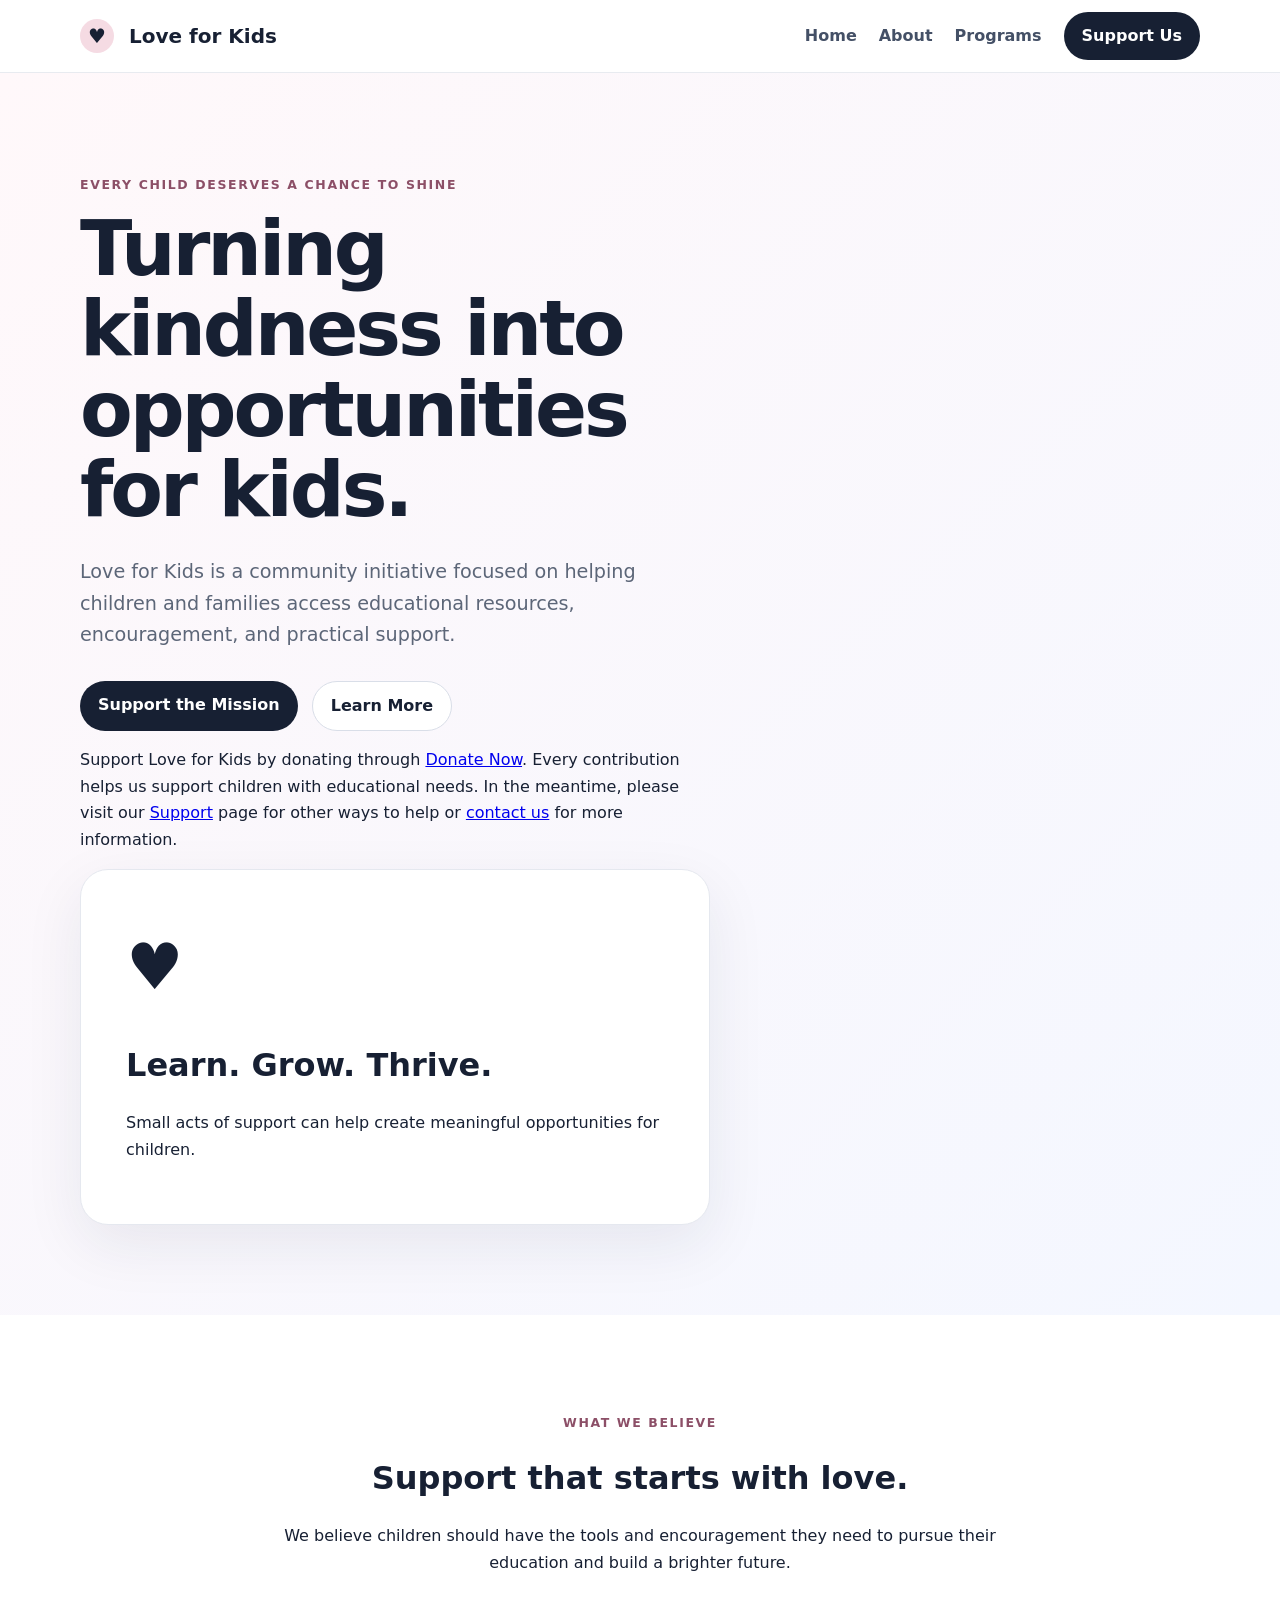
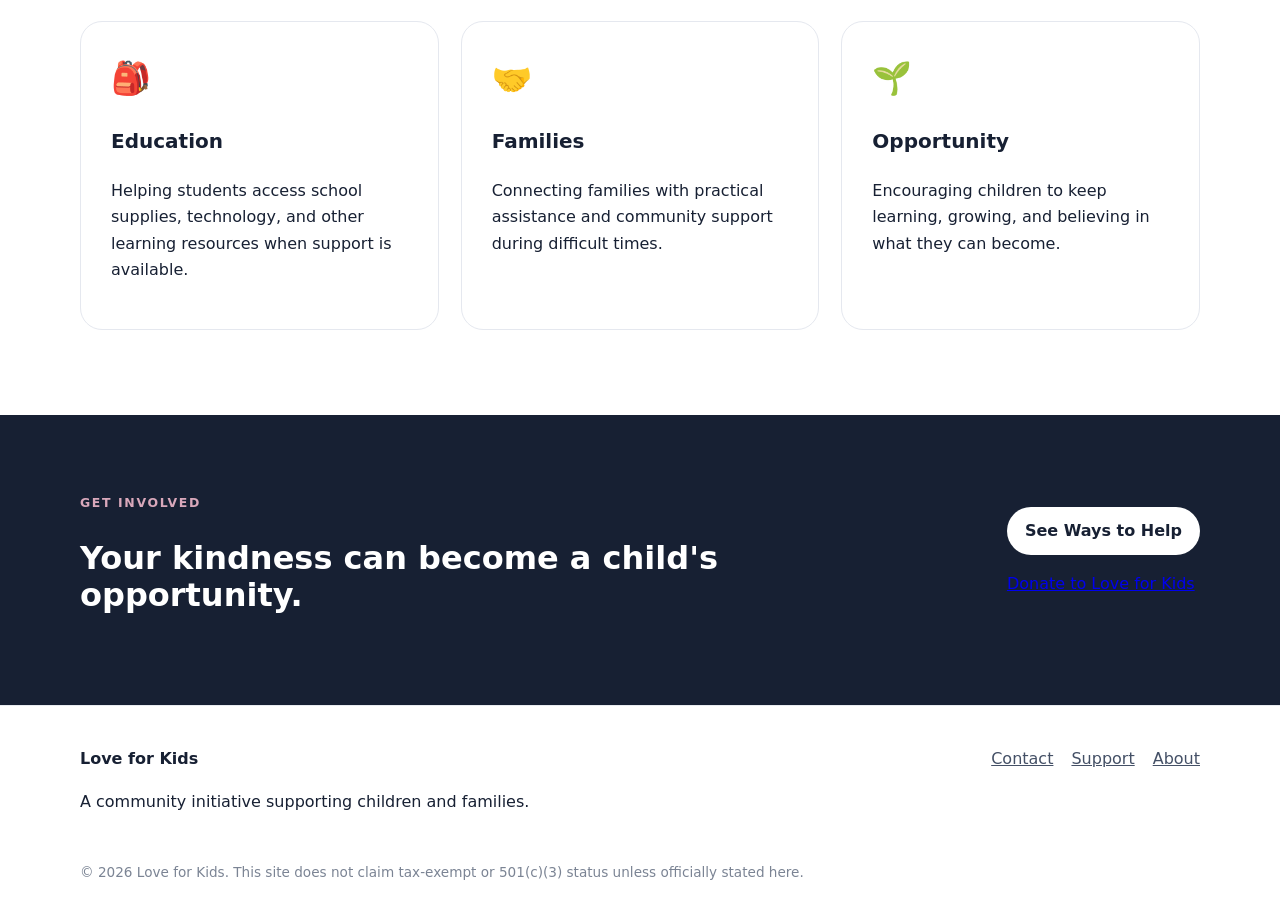
<file: index.html>
<!doctype html>
<html lang="en">
<head>
  <meta charset="utf-8">
  <meta name="viewport" content="width=device-width, initial-scale=1">
  <title>Love for Kids | Helping Children Learn, Grow & Thrive</title>
  <meta name="description" content="Love for Kids is a community initiative supporting children and families with educational resources and practical assistance.">
  <link rel="stylesheet" href="styles.css">
</head>
<body>
<header class="site-header">
  <div class="container nav">
    <a class="brand" href="index.html"><span class="heart">♥</span> Love for Kids</a>
    <nav>
      <a href="index.html">Home</a>
      <a href="about.html">About</a>
      <a href="programs.html">Programs</a>
      <a class="nav-button" href="support.html">Support Us</a>
    </nav>
  </div>
</header>

<main>
<section class="hero">
  <div class="container hero-grid">
    <div>
      <p class="eyebrow">Every child deserves a chance to shine</p>
      <h1>Turning kindness into opportunities for kids.</h1>
      <p class="lead">Love for Kids is a community initiative focused on helping children and families access educational resources, encouragement, and practical support.</p>
      <div class="actions">
        <a class="button" href="support.html">Support the Mission</a>
        <a class="button secondary" href="about.html">Learn More</a>
      </div>
      <p class="donation-note small" aria-live="polite">
  Support Love for Kids by donating through
  <a href="https://app.chime.com/link/qr?u=April-Hood-18" target="_blank" rel="noopener noreferrer">Donate Now</a>.
  Every contribution helps us support children with educational needs.
  In the meantime, please visit our <a href="support.html">Support</a> page for other ways to help or
  <a href="contact.html">contact us</a> for more information.
</p>
    <div class="hero-card">
      <div class="big-heart">♥</div>
      <h2>Learn. Grow. Thrive.</h2>
      <p>Small acts of support can help create meaningful opportunities for children.</p>
    </div>
  </div>
</section>

<section class="section">
  <div class="container">
    <div class="section-heading">
      <p class="eyebrow">What we believe</p>
      <h2>Support that starts with love.</h2>
      <p>We believe children should have the tools and encouragement they need to pursue their education and build a brighter future.</p>
    </div>
    <div class="cards">
      <article><span class="icon">🎒</span><h3>Education</h3><p>Helping students access school supplies, technology, and other learning resources when support is available.</p></article>
      <article><span class="icon">🤝</span><h3>Families</h3><p>Connecting families with practical assistance and community support during difficult times.</p></article>
      <article><span class="icon">🌱</span><h3>Opportunity</h3><p>Encouraging children to keep learning, growing, and believing in what they can become.</p></article>
    </div>
  </div>
</section>

<section class="banner">
  <div class="container banner-inner">
    <div><p class="eyebrow">Get involved</p><h2>Your kindness can become a child's opportunity.</h2></div>
    <div>
      <a class="button light" href="support.html">See Ways to Help</a>
   <p class="donation-note small">
  <a href="https://app.chime.com/link/qr?u=April-Hood-18" target="_blank" rel="noopener noreferrer">
    Donate to Love for Kids
  </a>
</p>
    </div>
  </div>
</section>
</main>

<footer>
  <div class="container footer-grid">
    <div><strong>Love for Kids</strong><p>A community initiative supporting children and families.</p></div>
    <div><a href="contact.html">Contact</a><a href="support.html">Support</a><a href="about.html">About</a></div>
  </div>
  <div class="container legal">© 2026 Love for Kids. This site does not claim tax-exempt or 501(c)(3) status unless officially stated here.</div>
</footer>
</body>
</html>
</file>
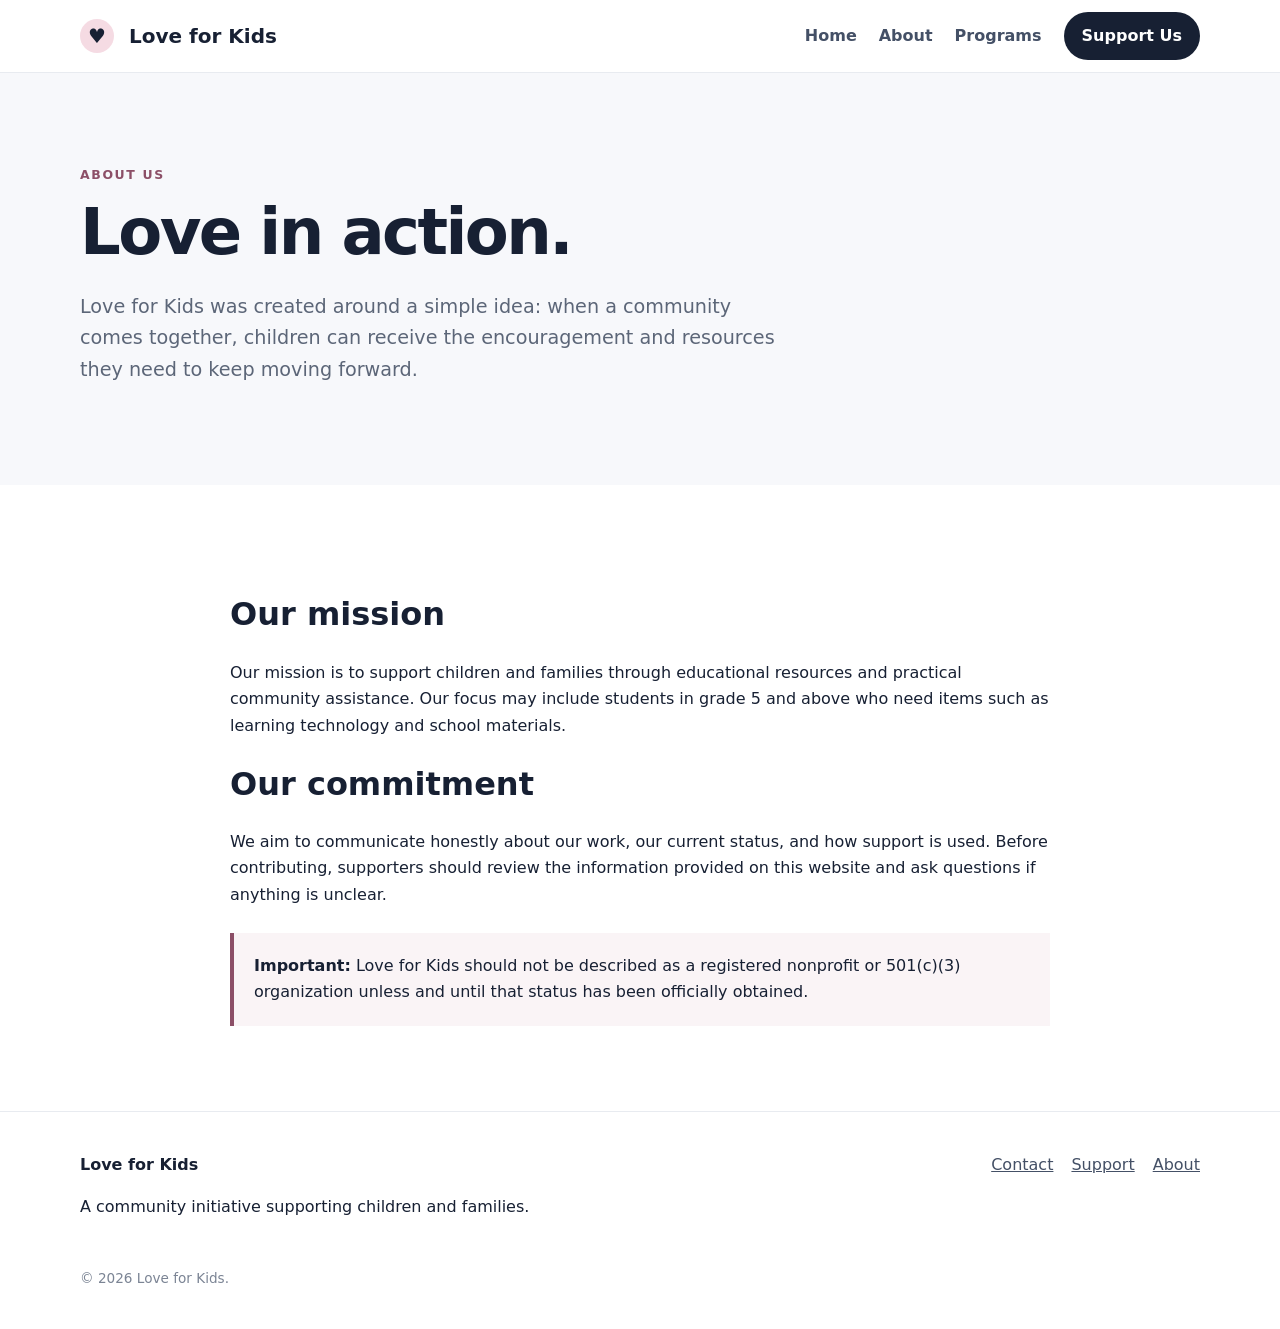
<file: about.html>
<!doctype html><html lang="en"><head><meta charset="utf-8"><meta name="viewport" content="width=device-width, initial-scale=1"><title>About | Love for Kids</title><link rel="stylesheet" href="styles.css"></head><body>
<header class="site-header"><div class="container nav"><a class="brand" href="index.html"><span class="heart">♥</span> Love for Kids</a><nav><a href="index.html">Home</a><a href="about.html">About</a><a href="programs.html">Programs</a><a class="nav-button" href="support.html">Support Us</a></nav></div></header>
<main><section class="page-hero"><div class="container"><p class="eyebrow">About us</p><h1>Love in action.</h1><p class="lead">Love for Kids was created around a simple idea: when a community comes together, children can receive the encouragement and resources they need to keep moving forward.</p></div></section>
<section class="section"><div class="container narrow"><h2>Our mission</h2><p>Our mission is to support children and families through educational resources and practical community assistance. Our focus may include students in grade 5 and above who need items such as learning technology and school materials.</p><h2>Our commitment</h2><p>We aim to communicate honestly about our work, our current status, and how support is used. Before contributing, supporters should review the information provided on this website and ask questions if anything is unclear.</p><div class="notice"><strong>Important:</strong> Love for Kids should not be described as a registered nonprofit or 501(c)(3) organization unless and until that status has been officially obtained.</div></div></section></main>
<footer><div class="container footer-grid"><div><strong>Love for Kids</strong><p>A community initiative supporting children and families.</p></div><div><a href="contact.html">Contact</a><a href="support.html">Support</a><a href="about.html">About</a></div></div><div class="container legal">© 2026 Love for Kids.</div></footer></body></html>
</file>
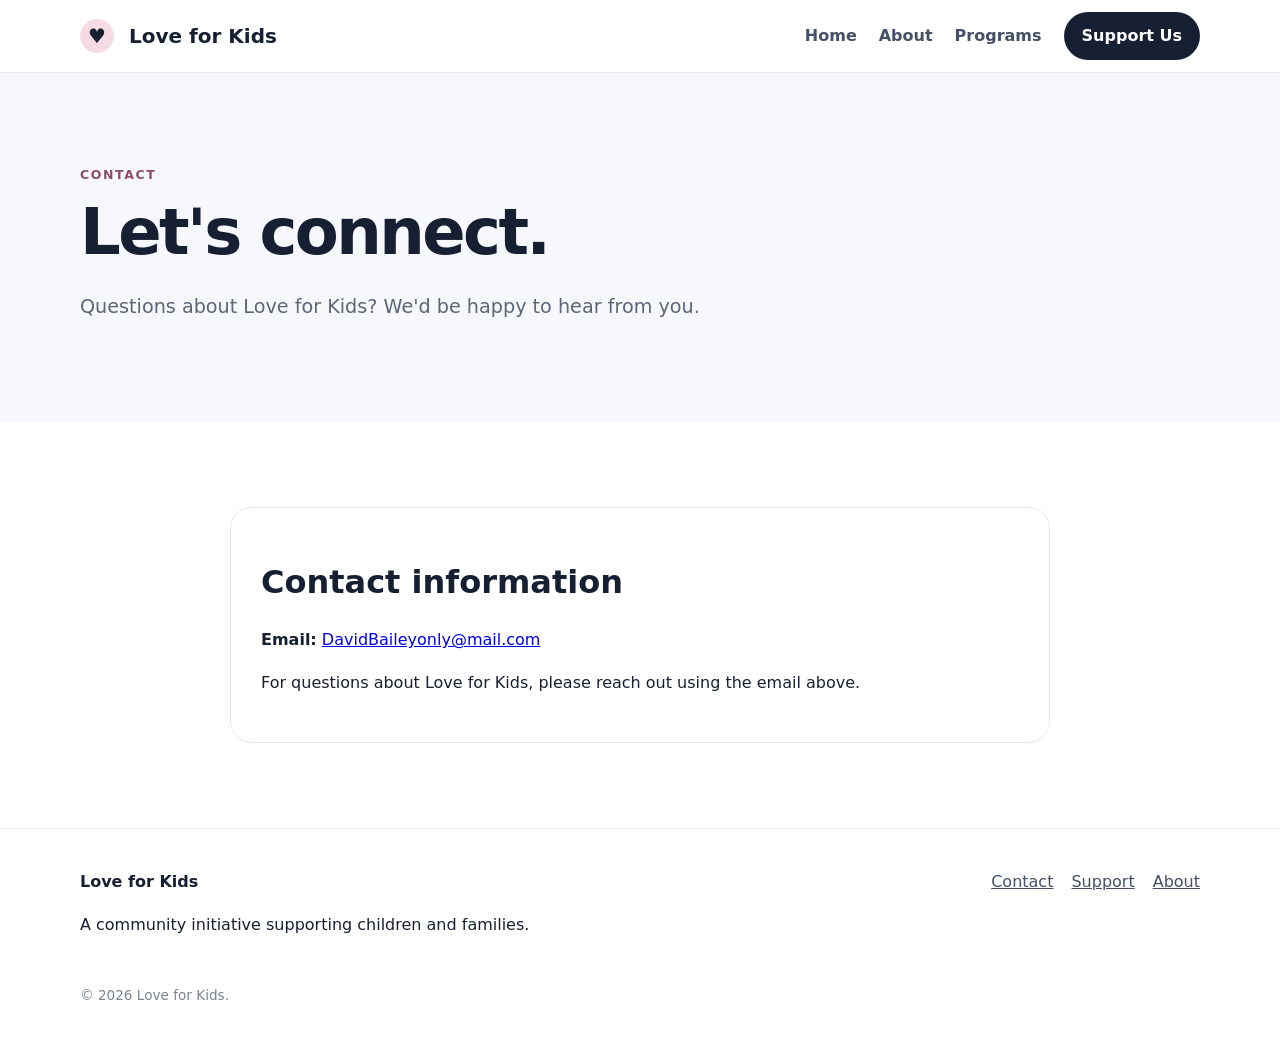
<file: contact.html>
<!doctype html><html lang="en"><head><meta charset="utf-8"><meta name="viewport" content="width=device-width, initial-scale=1"><title>Contact | Love for Kids</title><link rel="stylesheet" href="styles.css"></head><body>
<header class="site-header"><div class="container nav"><a class="brand" href="index.html"><span class="heart">♥</span> Love for Kids</a><nav><a href="index.html">Home</a><a href="about.html">About</a><a href="programs.html">Programs</a><a class="nav-button" href="support.html">Support Us</a></nav></div></header>
<main><section class="page-hero"><div class="container"><p class="eyebrow">Contact</p><h1>Let's connect.</h1><p class="lead">Questions about Love for Kids? We'd be happy to hear from you.</p></div></section>
<section class="section"><div class="container narrow"><div class="contact-card"><h2>Contact information</h2><p><strong>Email:</strong> <a href="mailto:DavidBaileyonly@mail.com">DavidBaileyonly@mail.com</a></p><p>For questions about Love for Kids, please reach out using the email above.</p></div></div></section></main>
<footer><div class="container footer-grid"><div><strong>Love for Kids</strong><p>A community initiative supporting children and families.</p></div><div><a href="contact.html">Contact</a><a href="support.html">Support</a><a href="about.html">About</a></div></div><div class="container legal">© 2026 Love for Kids.</div></footer></body></html>
</file>
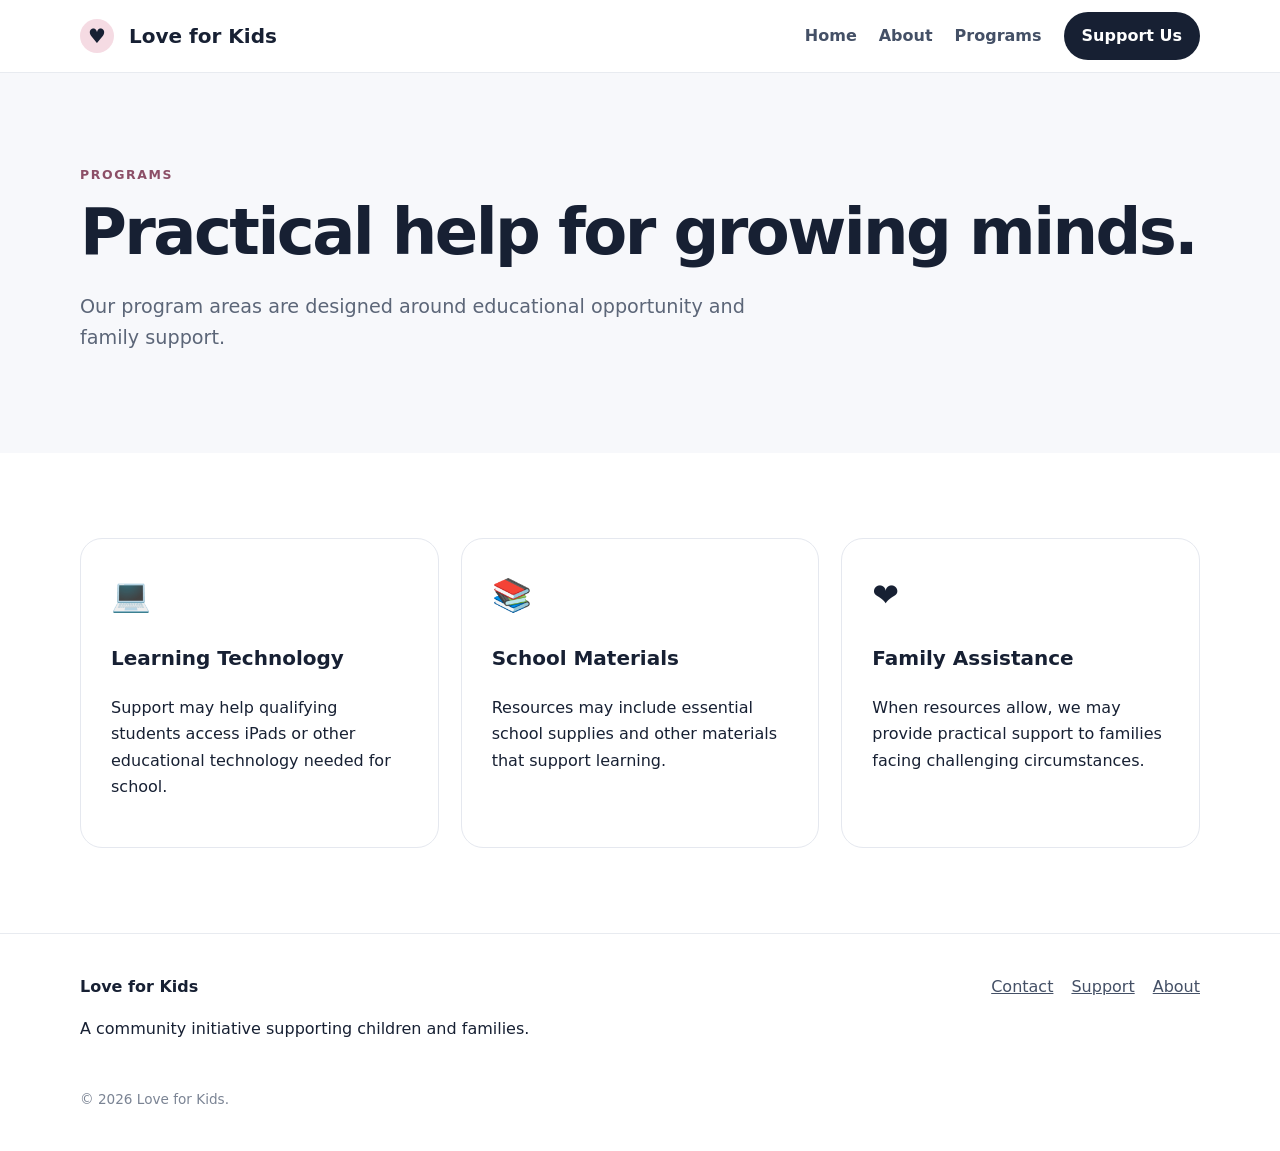
<file: programs.html>
<!doctype html><html lang="en"><head><meta charset="utf-8"><meta name="viewport" content="width=device-width, initial-scale=1"><title>Programs | Love for Kids</title><link rel="stylesheet" href="styles.css"></head><body>
<header class="site-header"><div class="container nav"><a class="brand" href="index.html"><span class="heart">♥</span> Love for Kids</a><nav><a href="index.html">Home</a><a href="about.html">About</a><a href="programs.html">Programs</a><a class="nav-button" href="support.html">Support Us</a></nav></div></header>
<main><section class="page-hero"><div class="container"><p class="eyebrow">Programs</p><h1>Practical help for growing minds.</h1><p class="lead">Our program areas are designed around educational opportunity and family support.</p></div></section>
<section class="section"><div class="container cards"><article><span class="icon">💻</span><h3>Learning Technology</h3><p>Support may help qualifying students access iPads or other educational technology needed for school.</p></article><article><span class="icon">📚</span><h3>School Materials</h3><p>Resources may include essential school supplies and other materials that support learning.</p></article><article><span class="icon">❤️</span><h3>Family Assistance</h3><p>When resources allow, we may provide practical support to families facing challenging circumstances.</p></article></div></section></main>
<footer><div class="container footer-grid"><div><strong>Love for Kids</strong><p>A community initiative supporting children and families.</p></div><div><a href="contact.html">Contact</a><a href="support.html">Support</a><a href="about.html">About</a></div></div><div class="container legal">© 2026 Love for Kids.</div></footer></body></html>
</file>
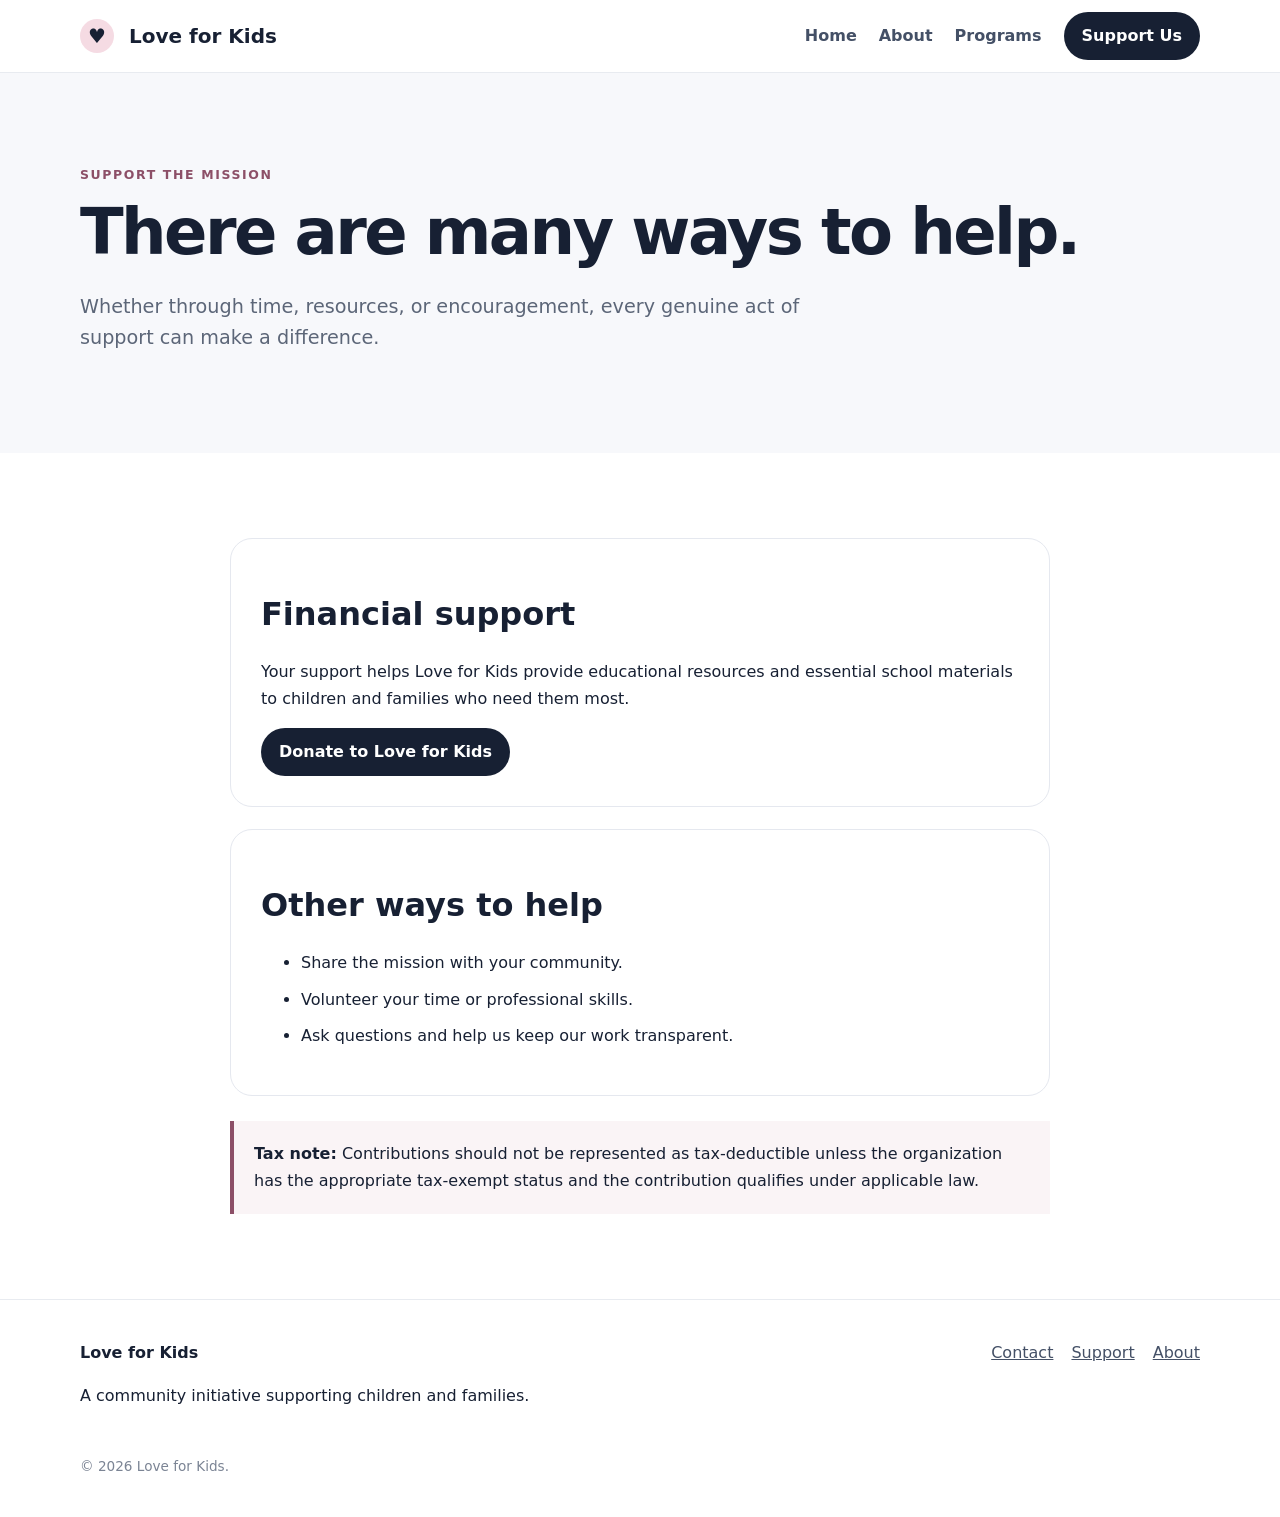
<file: support.html>
<!doctype html><html lang="en"><head><meta charset="utf-8"><meta name="viewport" content="width=device-width, initial-scale=1"><title>Support | Love for Kids</title><link rel="stylesheet" href="styles.css"></head><body>
<header class="site-header"><div class="container nav"><a class="brand" href="index.html"><span class="heart">♥</span> Love for Kids</a><nav><a href="index.html">Home</a><a href="about.html">About</a><a href="programs.html">Programs</a><a class="nav-button" href="support.html">Support Us</a></nav></div></header>
<main><section class="page-hero"><div class="container"><p class="eyebrow">Support the mission</p><h1>There are many ways to help.</h1><p class="lead">Whether through time, resources, or encouragement, every genuine act of support can make a difference.</p></div></section>
<section class="section"><div class="container narrow"><div class="support-box"><h2>Financial support</h2><p>Your support helps Love for Kids provide educational resources and essential school materials to children and families who need them most.</p><a class="button" href="https://app.chime.com/link/qr?u=April-Hood-18" target="_blank" rel="noopener noreferrer">Donate to Love for Kids</a></div><div class="support-box"><h2>Other ways to help</h2><ul><li>Share the mission with your community.</li><li>Volunteer your time or professional skills.</li><li>Ask questions and help us keep our work transparent.</li></ul></div><div class="notice"><strong>Tax note:</strong> Contributions should not be represented as tax-deductible unless the organization has the appropriate tax-exempt status and the contribution qualifies under applicable law.</div></div></section></main>
<footer><div class="container footer-grid"><div><strong>Love for Kids</strong><p>A community initiative supporting children and families.</p></div><div><a href="contact.html">Contact</a><a href="support.html">Support</a><a href="about.html">About</a></div></div><div class="container legal">© 2026 Love for Kids.</div></footer></body></html>
</file>
<file: styles.css>
*{box-sizing:border-box}body{margin:0;font-family:Inter,system-ui,-apple-system,BlinkMacSystemFont,"Segoe UI",sans-serif;color:#172033;background:#fff;line-height:1.65}.container{width:min(1120px,92%);margin:auto}.narrow{max-width:820px}.site-header{position:sticky;top:0;background:rgba(255,255,255,.96);border-bottom:1px solid #e8ebf0;z-index:5}.nav{min-height:72px;display:flex;align-items:center;justify-content:space-between;gap:25px}.brand{font-size:1.25rem;font-weight:800;color:#172033;text-decoration:none}.heart{display:inline-grid;place-items:center;width:34px;height:34px;border-radius:50%;background:#f5dbe3;margin-right:8px}nav{display:flex;align-items:center;gap:22px}nav a{color:#445066;text-decoration:none;font-weight:600}.nav-button,.button{display:inline-block;background:#172033;color:white!important;padding:11px 18px;border-radius:999px;text-decoration:none;font-weight:800}.hero{padding:90px 0;background:linear-gradient(135deg,#fff8fa,#f4f7ff)}.hero-grid{display:grid;grid-template-columns:1.2fr .8fr;gap:70px;align-items:center}h1{font-size:clamp(2.6rem,6vw,5rem);line-height:1.05;margin:10px 0 25px;letter-spacing:-.04em}h2{font-size:2rem;line-height:1.15}h3{font-size:1.25rem}.lead{font-size:1.2rem;color:#5c6678;max-width:720px}.eyebrow{text-transform:uppercase;letter-spacing:.13em;font-weight:800;font-size:.78rem;color:#8c4f67}.actions{display:flex;gap:14px;margin-top:30px;flex-wrap:wrap}.secondary{background:white;color:#172033!important;border:1px solid #d9dee8}.hero-card{background:white;border:1px solid #e5e8ef;border-radius:28px;padding:45px;box-shadow:0 20px 60px rgba(30,40,70,.08)}.big-heart{font-size:4rem}.section{padding:85px 0}.section-heading{text-align:center;max-width:720px;margin:0 auto 45px}.cards{display:grid;grid-template-columns:repeat(3,1fr);gap:22px}.cards article,.support-box,.contact-card{border:1px solid #e5e8ef;border-radius:22px;padding:30px;background:#fff}.icon{font-size:2rem}.banner{padding:65px 0;background:#172033;color:#fff}.banner-inner{display:flex;align-items:center;justify-content:space-between;gap:30px}.banner .eyebrow{color:#d9a8bb}.banner h2{max-width:700px}.light{background:#fff;color:#172033!important}.page-hero{padding:80px 0;background:#f7f8fb}.page-hero h1{font-size:clamp(2.6rem,5vw,4.4rem)}.support-box{margin-bottom:22px}.disabled{opacity:.55;cursor:not-allowed}.notice{padding:20px;border-left:4px solid #8c4f67;background:#faf4f6;margin-top:25px}li{margin:10px 0}footer{border-top:1px solid #e8ebf0;padding:40px 0}.footer-grid{display:flex;justify-content:space-between;gap:30px}.footer-grid a{margin-left:18px;color:#445066}.legal{margin-top:30px;color:#7b8494;font-size:.85rem}@media(max-width:800px){.nav{align-items:flex-start;padding:15px 0}.nav nav{gap:10px;flex-wrap:wrap;justify-content:flex-end}nav a{font-size:.9rem}.hero{padding:60px 0}.hero-grid,.cards{grid-template-columns:1fr}.banner-inner,.footer-grid{display:block}.footer-grid a{margin:0 18px 0 0}.hero-card{padding:30px}}
</file>
